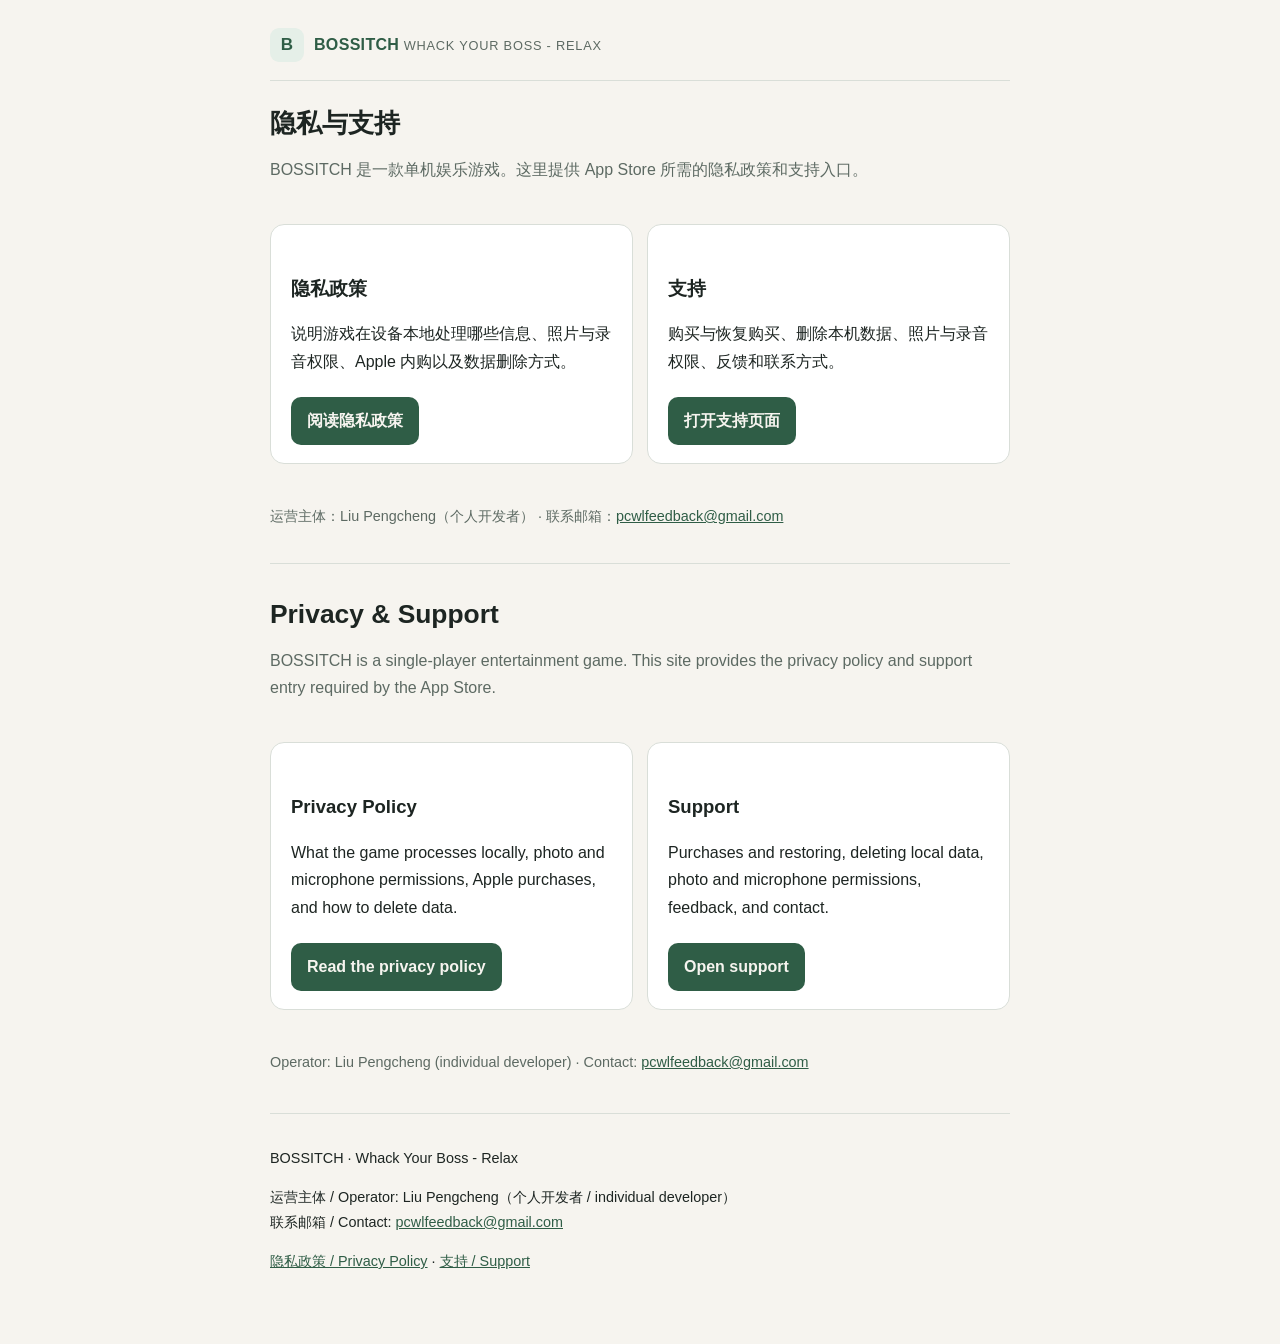
<file: index.html>
<!doctype html>
<html lang="zh-CN">
<head>
  <meta charset="utf-8">
  <meta name="viewport" content="width=device-width, initial-scale=1">
  <title>BOSSITCH · 隐私与支持 / Privacy &amp; Support</title>
  <meta name="description" content="BOSSITCH（Whack Your Boss - Relax）隐私政策与支持页面。">
  <link rel="stylesheet" href="styles.css">
</head>
<body>
<main>
  <header class="site">
    <a class="brand" href="index.html"><span class="brand-mark">B</span> BOSSITCH</a>
    <div class="lang-note">Whack Your Boss - Relax</div>
  </header>

  <section lang="zh-CN">
    <h1>隐私与支持</h1>
    <p class="muted">BOSSITCH 是一款单机娱乐游戏。这里提供 App Store 所需的隐私政策和支持入口。</p>
    <div class="grid">
      <div class="card">
        <h2>隐私政策</h2>
        <p>说明游戏在设备本地处理哪些信息、照片与录音权限、Apple 内购以及数据删除方式。</p>
        <a class="button" href="privacy.html">阅读隐私政策</a>
      </div>
      <div class="card">
        <h2>支持</h2>
        <p>购买与恢复购买、删除本机数据、照片与录音权限、反馈和联系方式。</p>
        <a class="button" href="support.html">打开支持页面</a>
      </div>
    </div>
    <p class="small muted">运营主体：Liu Pengcheng（个人开发者） · 联系邮箱：<a href="mailto:pcwlfeedback@gmail.com">pcwlfeedback@gmail.com</a></p>
  </section>

  <hr>

  <section lang="en">
    <h1>Privacy &amp; Support</h1>
    <p class="muted">BOSSITCH is a single-player entertainment game. This site provides the privacy policy and support entry required by the App Store.</p>
    <div class="grid">
      <div class="card">
        <h2>Privacy Policy</h2>
        <p>What the game processes locally, photo and microphone permissions, Apple purchases, and how to delete data.</p>
        <a class="button" href="privacy.html">Read the privacy policy</a>
      </div>
      <div class="card">
        <h2>Support</h2>
        <p>Purchases and restoring, deleting local data, photo and microphone permissions, feedback, and contact.</p>
        <a class="button" href="support.html">Open support</a>
      </div>
    </div>
    <p class="small muted">Operator: Liu Pengcheng (individual developer) · Contact: <a href="mailto:pcwlfeedback@gmail.com">pcwlfeedback@gmail.com</a></p>
  </section>

  <footer>
    <p>BOSSITCH · Whack Your Boss - Relax</p>
    <p>运营主体 / Operator: Liu Pengcheng（个人开发者 / individual developer）<br>
    联系邮箱 / Contact: <a href="mailto:pcwlfeedback@gmail.com">pcwlfeedback@gmail.com</a></p>
    <p><a href="privacy.html">隐私政策 / Privacy Policy</a> · <a href="support.html">支持 / Support</a></p>
  </footer>
</main>
</body>
</html>
</file>
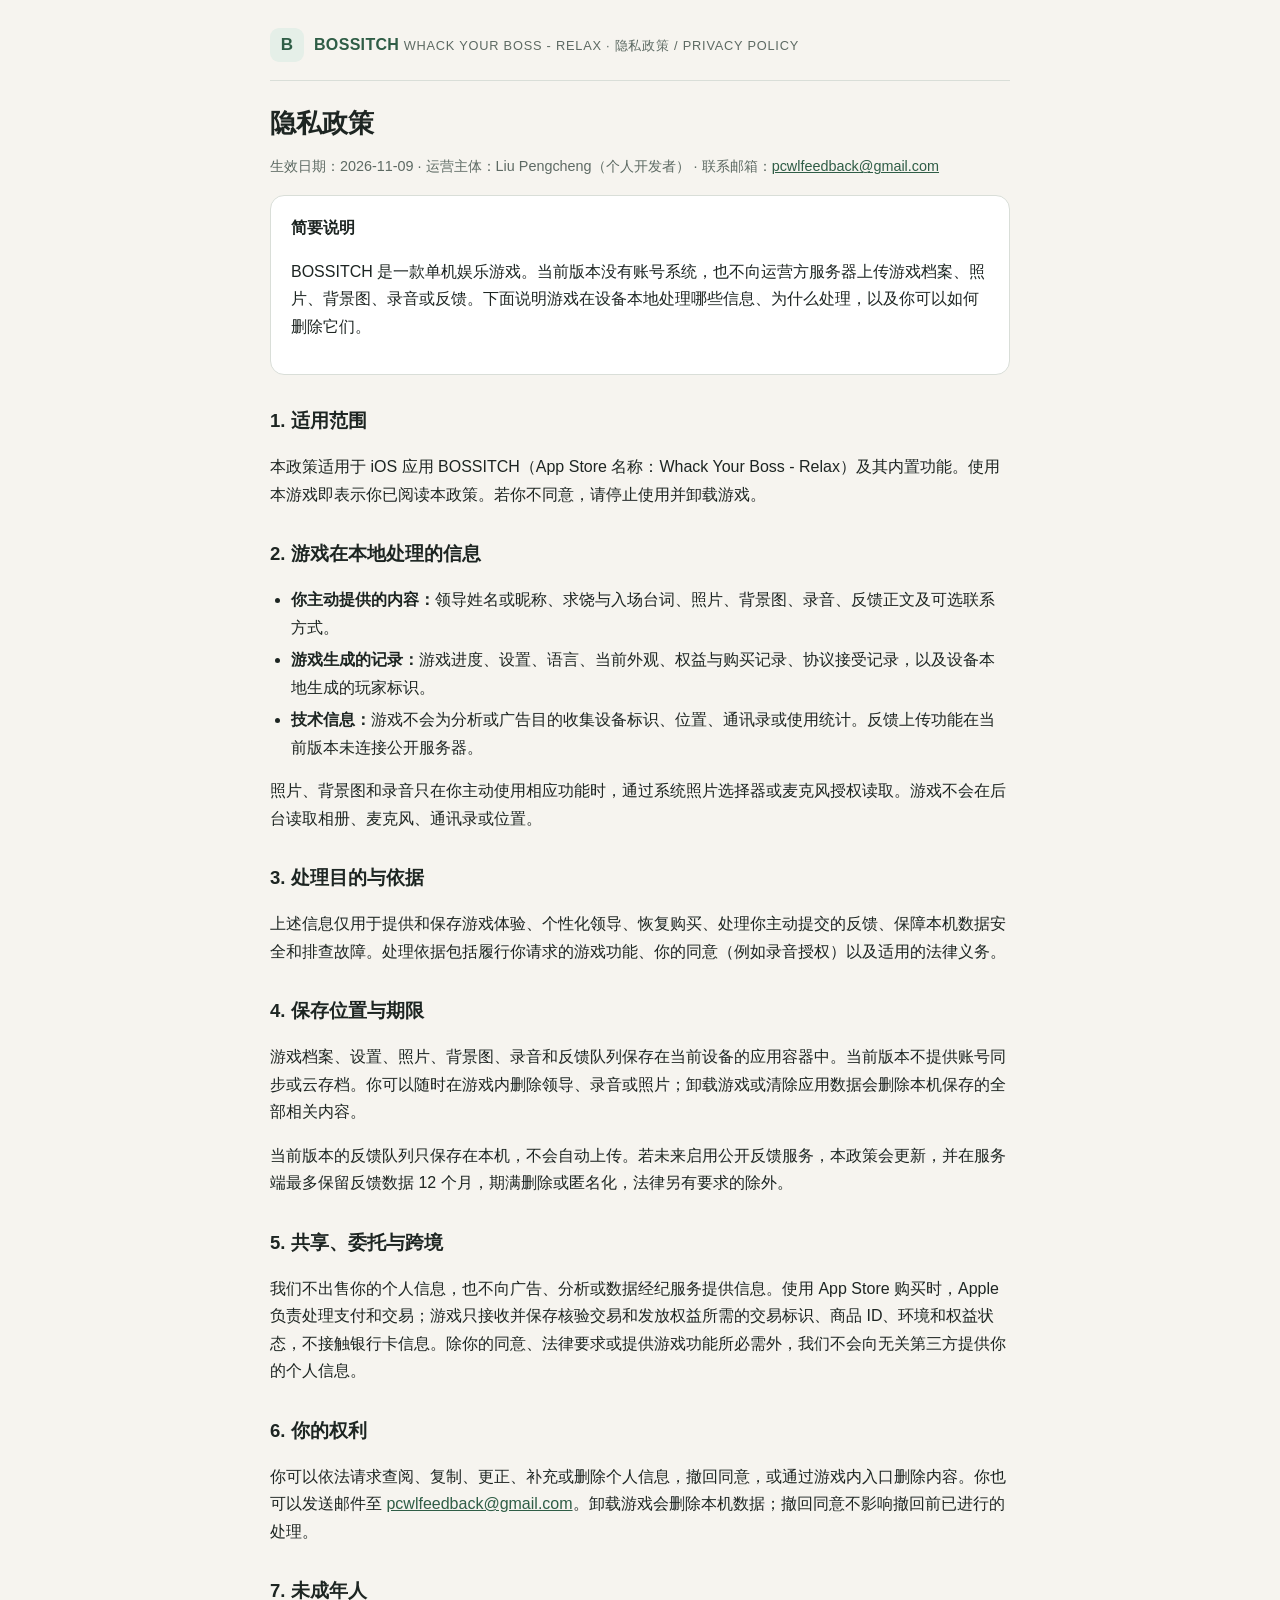
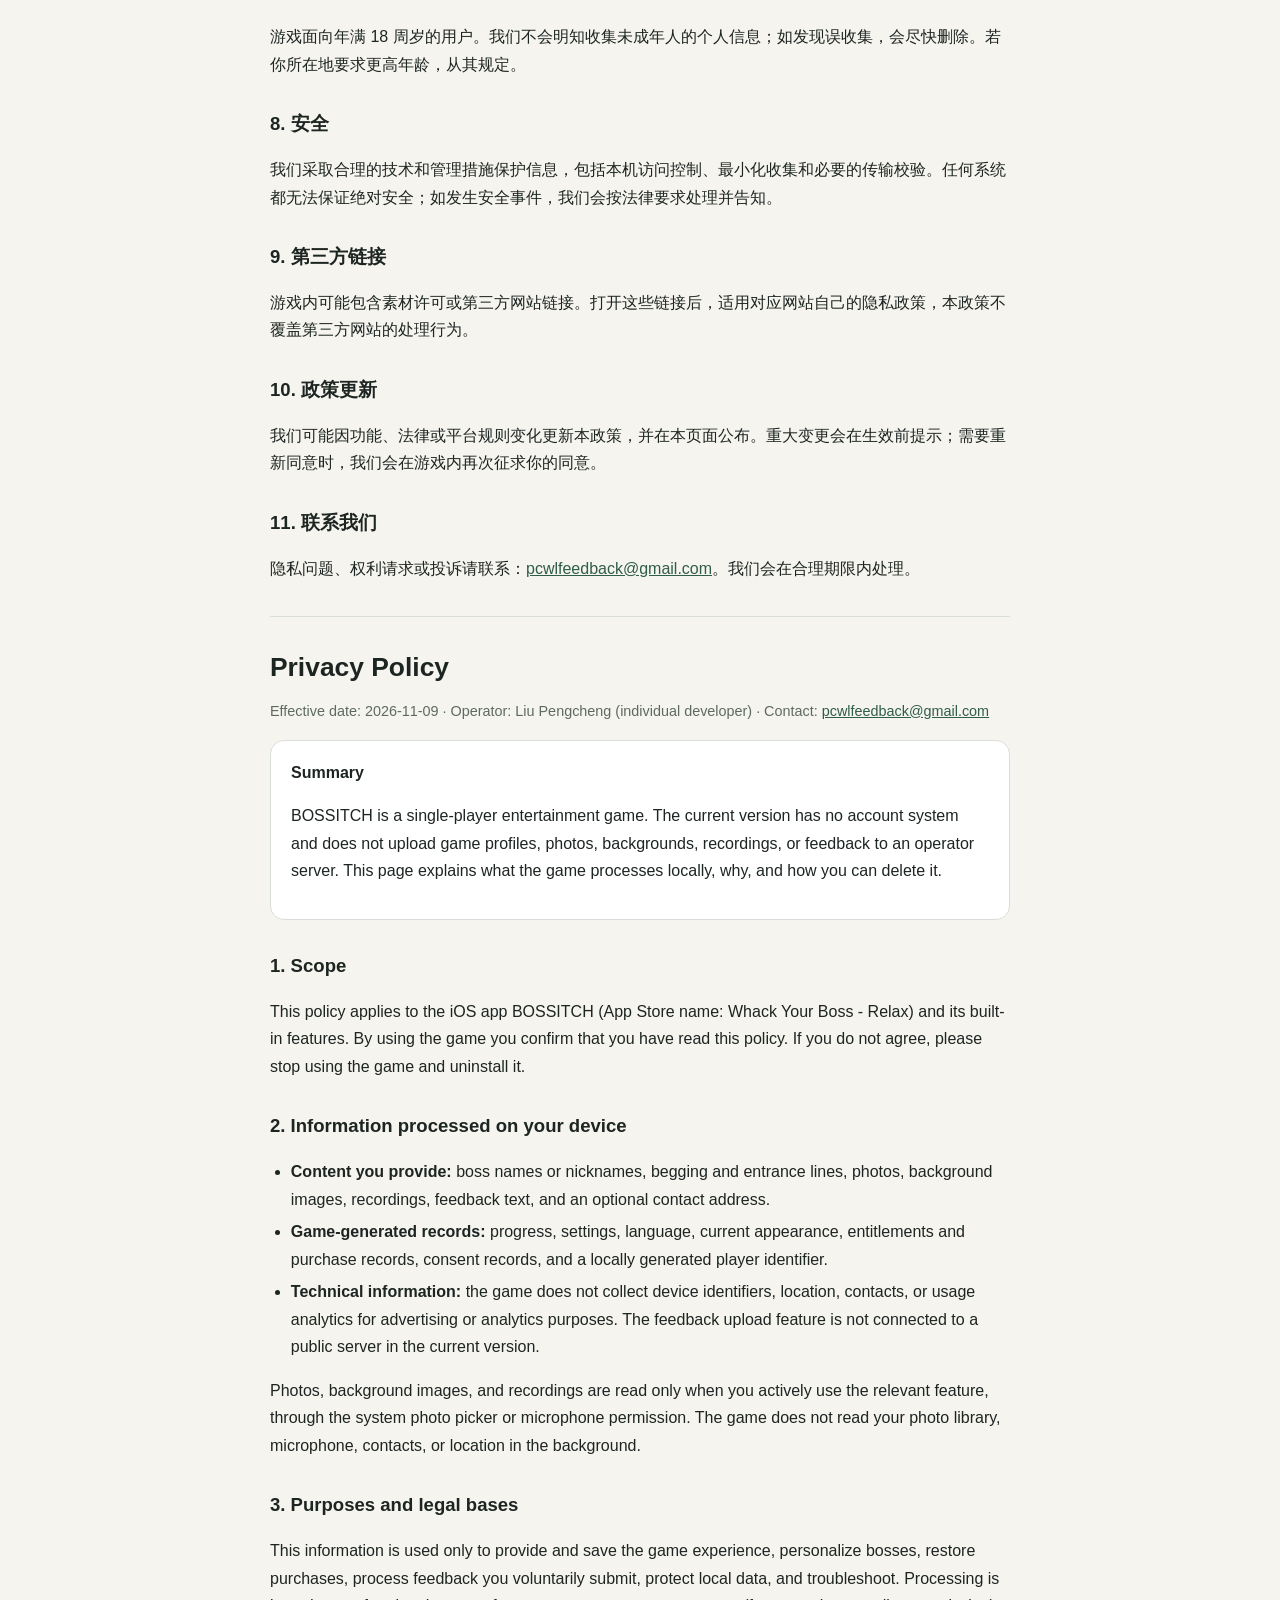
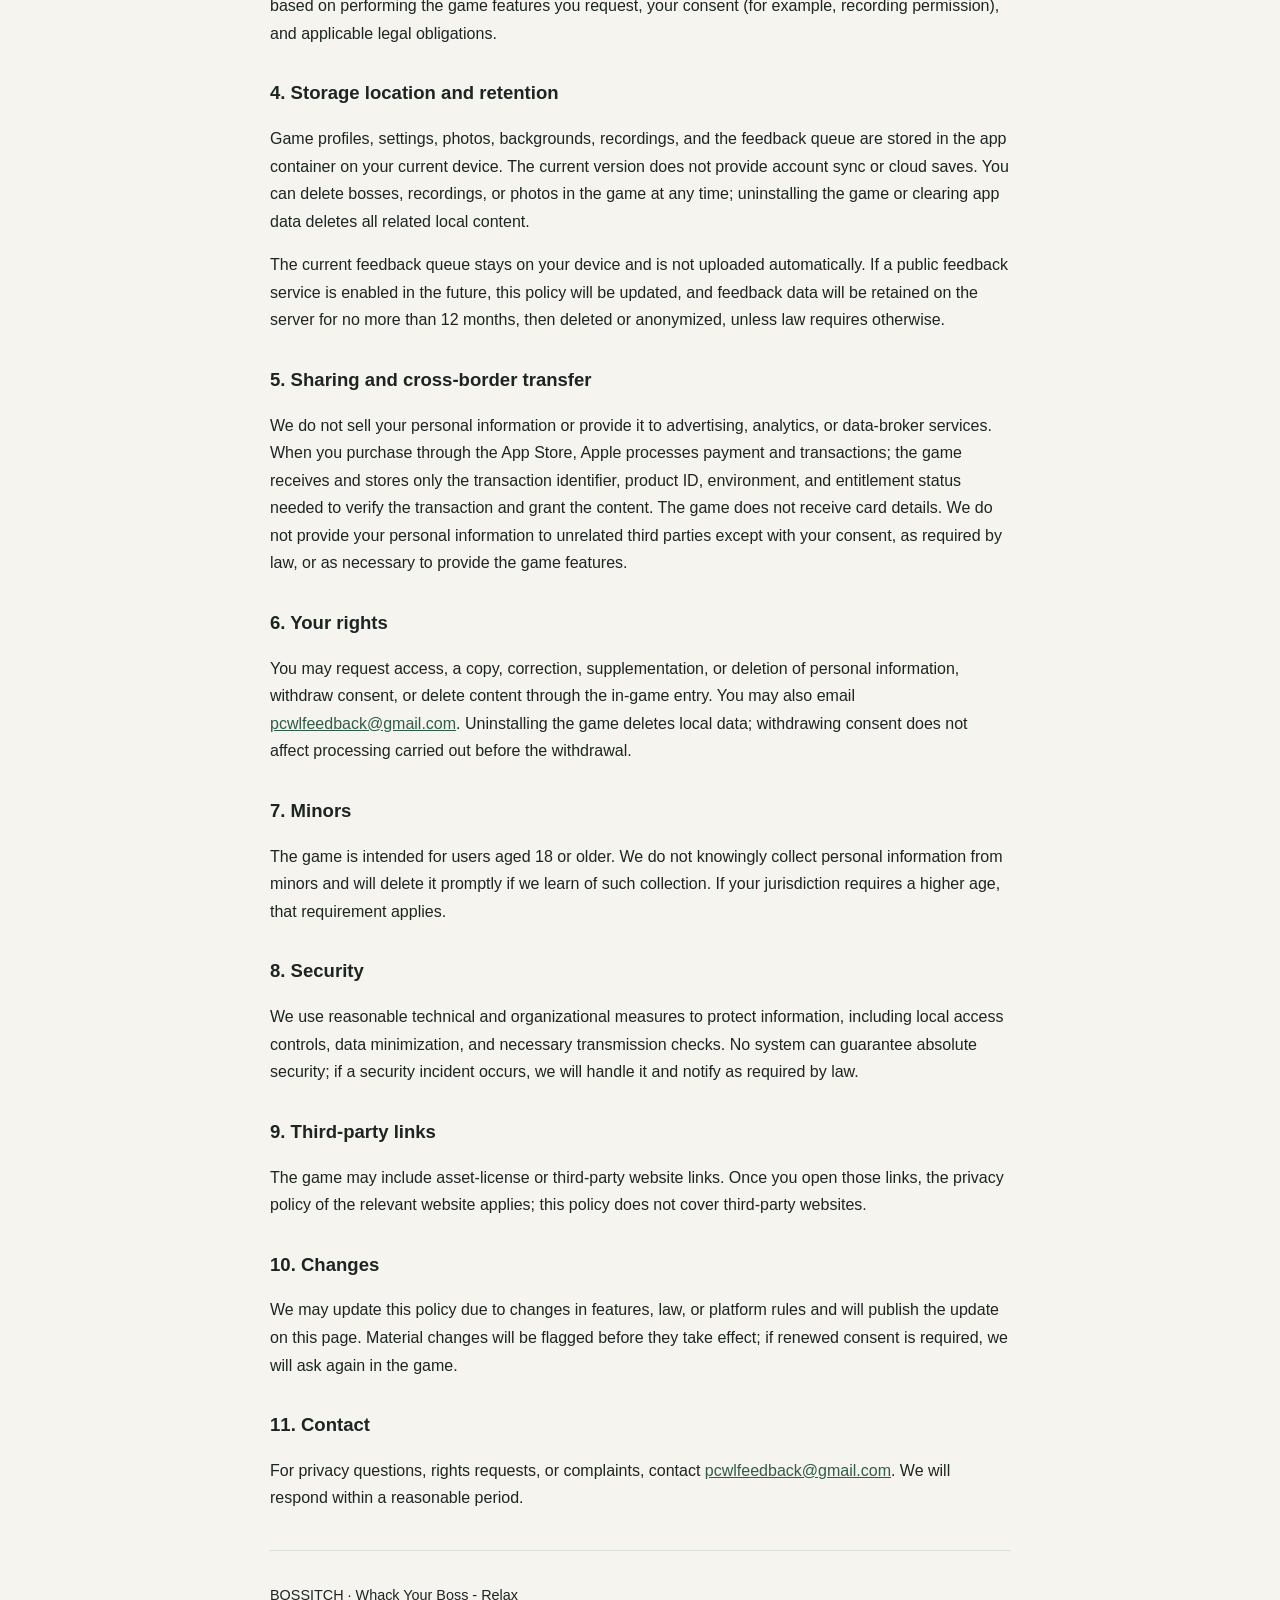
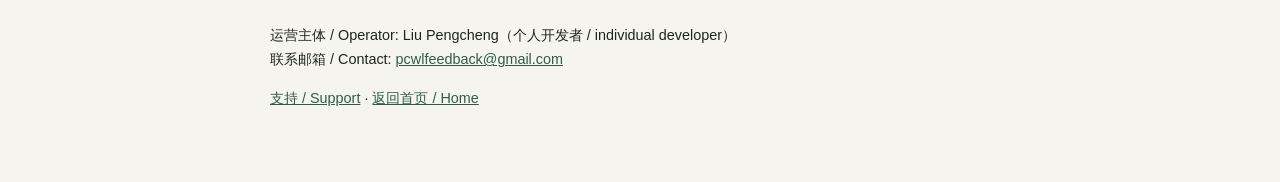
<file: privacy.html>
<!doctype html>
<html lang="zh-CN">
<head>
  <meta charset="utf-8">
  <meta name="viewport" content="width=device-width, initial-scale=1">
  <title>BOSSITCH 隐私政策 / Privacy Policy</title>
  <meta name="description" content="BOSSITCH（Whack Your Boss - Relax）隐私政策，说明本机数据、照片与录音、Apple 内购和联系渠道。">
  <link rel="stylesheet" href="styles.css">
</head>
<body>
<main>
  <header class="site">
    <a class="brand" href="index.html"><span class="brand-mark">B</span> BOSSITCH</a>
    <div class="lang-note">Whack Your Boss - Relax · 隐私政策 / Privacy Policy</div>
  </header>

  <section lang="zh-CN">
    <h1>隐私政策</h1>
    <p class="muted small">生效日期：2026-11-09 · 运营主体：Liu Pengcheng（个人开发者） · 联系邮箱：<a href="mailto:pcwlfeedback@gmail.com">pcwlfeedback@gmail.com</a></p>

    <div class="card">
      <strong>简要说明</strong>
      <p>BOSSITCH 是一款单机娱乐游戏。当前版本没有账号系统，也不向运营方服务器上传游戏档案、照片、背景图、录音或反馈。下面说明游戏在设备本地处理哪些信息、为什么处理，以及你可以如何删除它们。</p>
    </div>

    <h2>1. 适用范围</h2>
    <p>本政策适用于 iOS 应用 BOSSITCH（App Store 名称：Whack Your Boss - Relax）及其内置功能。使用本游戏即表示你已阅读本政策。若你不同意，请停止使用并卸载游戏。</p>

    <h2>2. 游戏在本地处理的信息</h2>
    <ul>
      <li><strong>你主动提供的内容：</strong>领导姓名或昵称、求饶与入场台词、照片、背景图、录音、反馈正文及可选联系方式。</li>
      <li><strong>游戏生成的记录：</strong>游戏进度、设置、语言、当前外观、权益与购买记录、协议接受记录，以及设备本地生成的玩家标识。</li>
      <li><strong>技术信息：</strong>游戏不会为分析或广告目的收集设备标识、位置、通讯录或使用统计。反馈上传功能在当前版本未连接公开服务器。</li>
    </ul>
    <p>照片、背景图和录音只在你主动使用相应功能时，通过系统照片选择器或麦克风授权读取。游戏不会在后台读取相册、麦克风、通讯录或位置。</p>

    <h2>3. 处理目的与依据</h2>
    <p>上述信息仅用于提供和保存游戏体验、个性化领导、恢复购买、处理你主动提交的反馈、保障本机数据安全和排查故障。处理依据包括履行你请求的游戏功能、你的同意（例如录音授权）以及适用的法律义务。</p>

    <h2>4. 保存位置与期限</h2>
    <p>游戏档案、设置、照片、背景图、录音和反馈队列保存在当前设备的应用容器中。当前版本不提供账号同步或云存档。你可以随时在游戏内删除领导、录音或照片；卸载游戏或清除应用数据会删除本机保存的全部相关内容。</p>
    <p>当前版本的反馈队列只保存在本机，不会自动上传。若未来启用公开反馈服务，本政策会更新，并在服务端最多保留反馈数据 12 个月，期满删除或匿名化，法律另有要求的除外。</p>

    <h2>5. 共享、委托与跨境</h2>
    <p>我们不出售你的个人信息，也不向广告、分析或数据经纪服务提供信息。使用 App Store 购买时，Apple 负责处理支付和交易；游戏只接收并保存核验交易和发放权益所需的交易标识、商品 ID、环境和权益状态，不接触银行卡信息。除你的同意、法律要求或提供游戏功能所必需外，我们不会向无关第三方提供你的个人信息。</p>

    <h2>6. 你的权利</h2>
    <p>你可以依法请求查阅、复制、更正、补充或删除个人信息，撤回同意，或通过游戏内入口删除内容。你也可以发送邮件至 <a href="mailto:pcwlfeedback@gmail.com">pcwlfeedback@gmail.com</a>。卸载游戏会删除本机数据；撤回同意不影响撤回前已进行的处理。</p>

    <h2>7. 未成年人</h2>
    <p>游戏面向年满 18 周岁的用户。我们不会明知收集未成年人的个人信息；如发现误收集，会尽快删除。若你所在地要求更高年龄，从其规定。</p>

    <h2>8. 安全</h2>
    <p>我们采取合理的技术和管理措施保护信息，包括本机访问控制、最小化收集和必要的传输校验。任何系统都无法保证绝对安全；如发生安全事件，我们会按法律要求处理并告知。</p>

    <h2>9. 第三方链接</h2>
    <p>游戏内可能包含素材许可或第三方网站链接。打开这些链接后，适用对应网站自己的隐私政策，本政策不覆盖第三方网站的处理行为。</p>

    <h2>10. 政策更新</h2>
    <p>我们可能因功能、法律或平台规则变化更新本政策，并在本页面公布。重大变更会在生效前提示；需要重新同意时，我们会在游戏内再次征求你的同意。</p>

    <h2>11. 联系我们</h2>
    <p>隐私问题、权利请求或投诉请联系：<a href="mailto:pcwlfeedback@gmail.com">pcwlfeedback@gmail.com</a>。我们会在合理期限内处理。</p>
  </section>

  <hr>

  <section lang="en">
    <h1>Privacy Policy</h1>
    <p class="muted small">Effective date: 2026-11-09 · Operator: Liu Pengcheng (individual developer) · Contact: <a href="mailto:pcwlfeedback@gmail.com">pcwlfeedback@gmail.com</a></p>

    <div class="card">
      <strong>Summary</strong>
      <p>BOSSITCH is a single-player entertainment game. The current version has no account system and does not upload game profiles, photos, backgrounds, recordings, or feedback to an operator server. This page explains what the game processes locally, why, and how you can delete it.</p>
    </div>

    <h2>1. Scope</h2>
    <p>This policy applies to the iOS app BOSSITCH (App Store name: Whack Your Boss - Relax) and its built-in features. By using the game you confirm that you have read this policy. If you do not agree, please stop using the game and uninstall it.</p>

    <h2>2. Information processed on your device</h2>
    <ul>
      <li><strong>Content you provide:</strong> boss names or nicknames, begging and entrance lines, photos, background images, recordings, feedback text, and an optional contact address.</li>
      <li><strong>Game-generated records:</strong> progress, settings, language, current appearance, entitlements and purchase records, consent records, and a locally generated player identifier.</li>
      <li><strong>Technical information:</strong> the game does not collect device identifiers, location, contacts, or usage analytics for advertising or analytics purposes. The feedback upload feature is not connected to a public server in the current version.</li>
    </ul>
    <p>Photos, background images, and recordings are read only when you actively use the relevant feature, through the system photo picker or microphone permission. The game does not read your photo library, microphone, contacts, or location in the background.</p>

    <h2>3. Purposes and legal bases</h2>
    <p>This information is used only to provide and save the game experience, personalize bosses, restore purchases, process feedback you voluntarily submit, protect local data, and troubleshoot. Processing is based on performing the game features you request, your consent (for example, recording permission), and applicable legal obligations.</p>

    <h2>4. Storage location and retention</h2>
    <p>Game profiles, settings, photos, backgrounds, recordings, and the feedback queue are stored in the app container on your current device. The current version does not provide account sync or cloud saves. You can delete bosses, recordings, or photos in the game at any time; uninstalling the game or clearing app data deletes all related local content.</p>
    <p>The current feedback queue stays on your device and is not uploaded automatically. If a public feedback service is enabled in the future, this policy will be updated, and feedback data will be retained on the server for no more than 12 months, then deleted or anonymized, unless law requires otherwise.</p>

    <h2>5. Sharing and cross-border transfer</h2>
    <p>We do not sell your personal information or provide it to advertising, analytics, or data-broker services. When you purchase through the App Store, Apple processes payment and transactions; the game receives and stores only the transaction identifier, product ID, environment, and entitlement status needed to verify the transaction and grant the content. The game does not receive card details. We do not provide your personal information to unrelated third parties except with your consent, as required by law, or as necessary to provide the game features.</p>

    <h2>6. Your rights</h2>
    <p>You may request access, a copy, correction, supplementation, or deletion of personal information, withdraw consent, or delete content through the in-game entry. You may also email <a href="mailto:pcwlfeedback@gmail.com">pcwlfeedback@gmail.com</a>. Uninstalling the game deletes local data; withdrawing consent does not affect processing carried out before the withdrawal.</p>

    <h2>7. Minors</h2>
    <p>The game is intended for users aged 18 or older. We do not knowingly collect personal information from minors and will delete it promptly if we learn of such collection. If your jurisdiction requires a higher age, that requirement applies.</p>

    <h2>8. Security</h2>
    <p>We use reasonable technical and organizational measures to protect information, including local access controls, data minimization, and necessary transmission checks. No system can guarantee absolute security; if a security incident occurs, we will handle it and notify as required by law.</p>

    <h2>9. Third-party links</h2>
    <p>The game may include asset-license or third-party website links. Once you open those links, the privacy policy of the relevant website applies; this policy does not cover third-party websites.</p>

    <h2>10. Changes</h2>
    <p>We may update this policy due to changes in features, law, or platform rules and will publish the update on this page. Material changes will be flagged before they take effect; if renewed consent is required, we will ask again in the game.</p>

    <h2>11. Contact</h2>
    <p>For privacy questions, rights requests, or complaints, contact <a href="mailto:pcwlfeedback@gmail.com">pcwlfeedback@gmail.com</a>. We will respond within a reasonable period.</p>
  </section>

  <footer>
    <p>BOSSITCH · Whack Your Boss - Relax</p>
    <p>运营主体 / Operator: Liu Pengcheng（个人开发者 / individual developer）<br>
    联系邮箱 / Contact: <a href="mailto:pcwlfeedback@gmail.com">pcwlfeedback@gmail.com</a></p>
    <p><a href="support.html">支持 / Support</a> · <a href="index.html">返回首页 / Home</a></p>
  </footer>
</main>
</body>
</html>
</file>
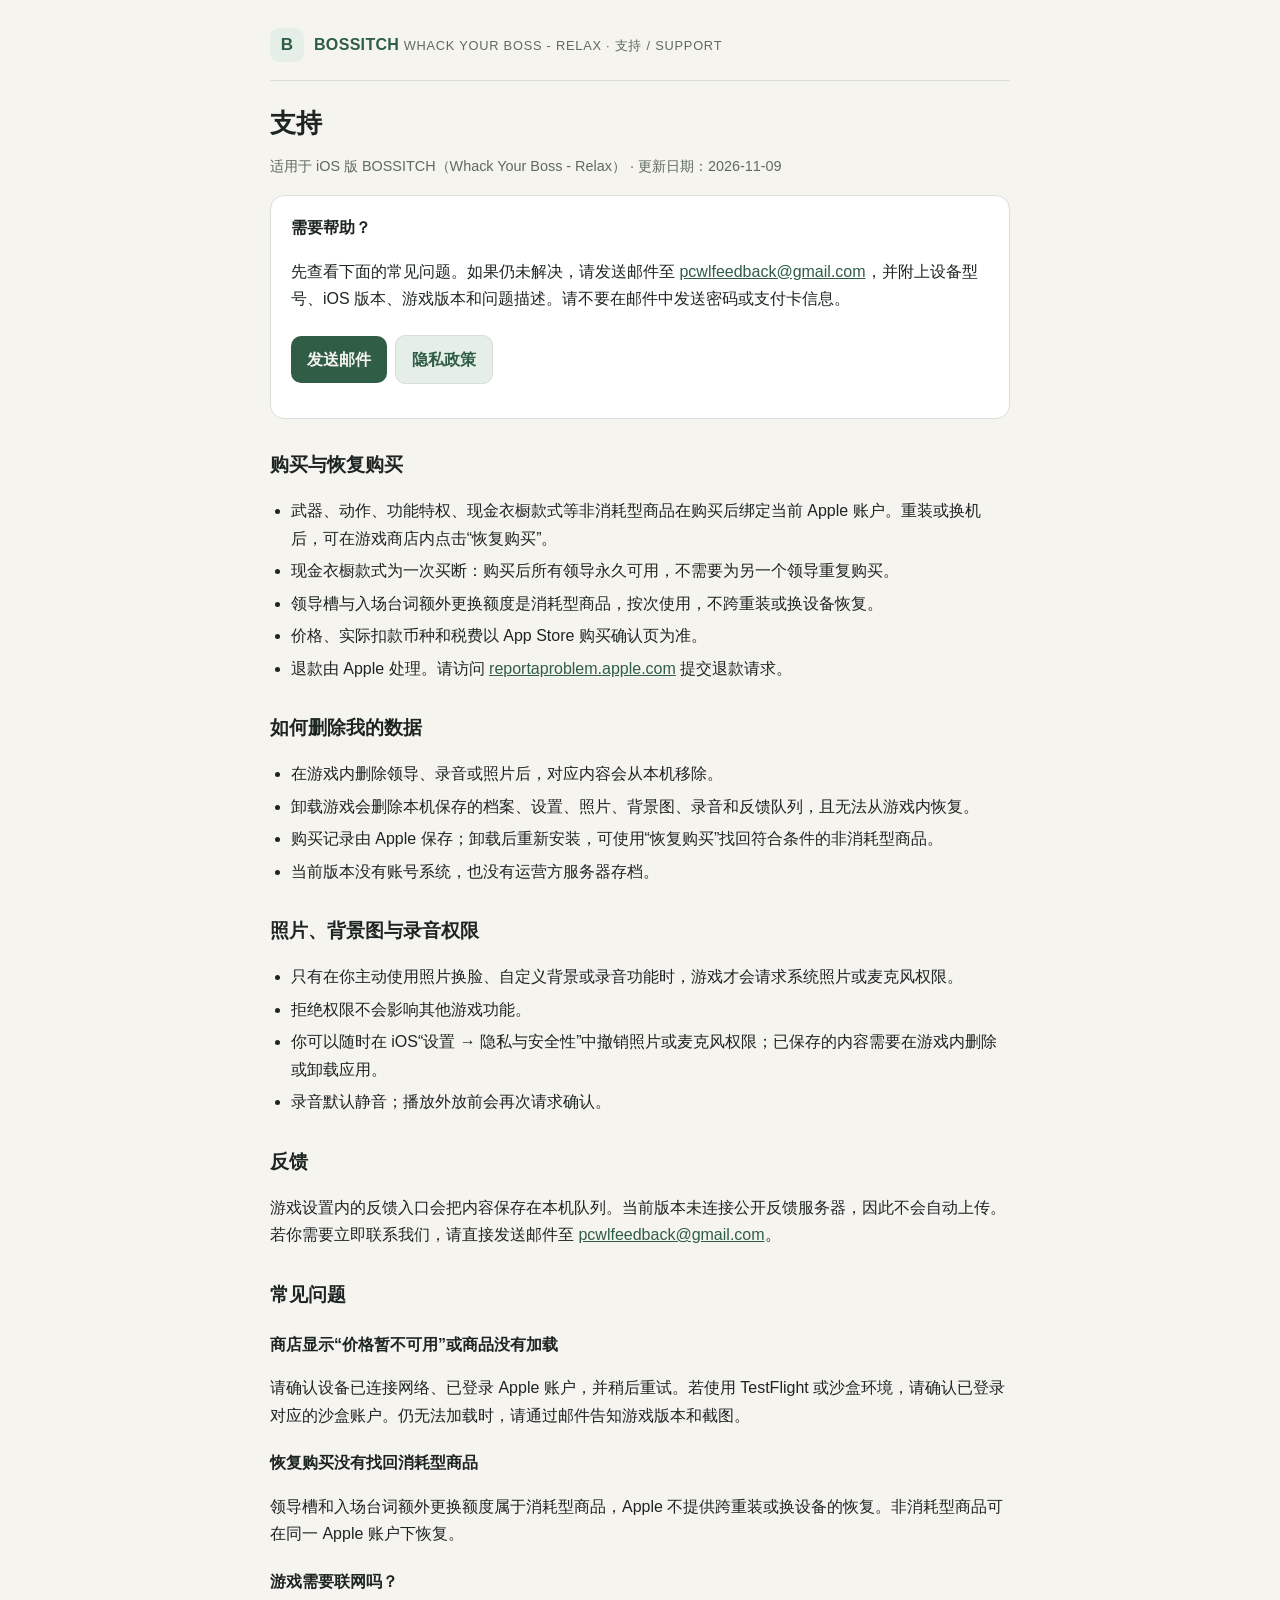
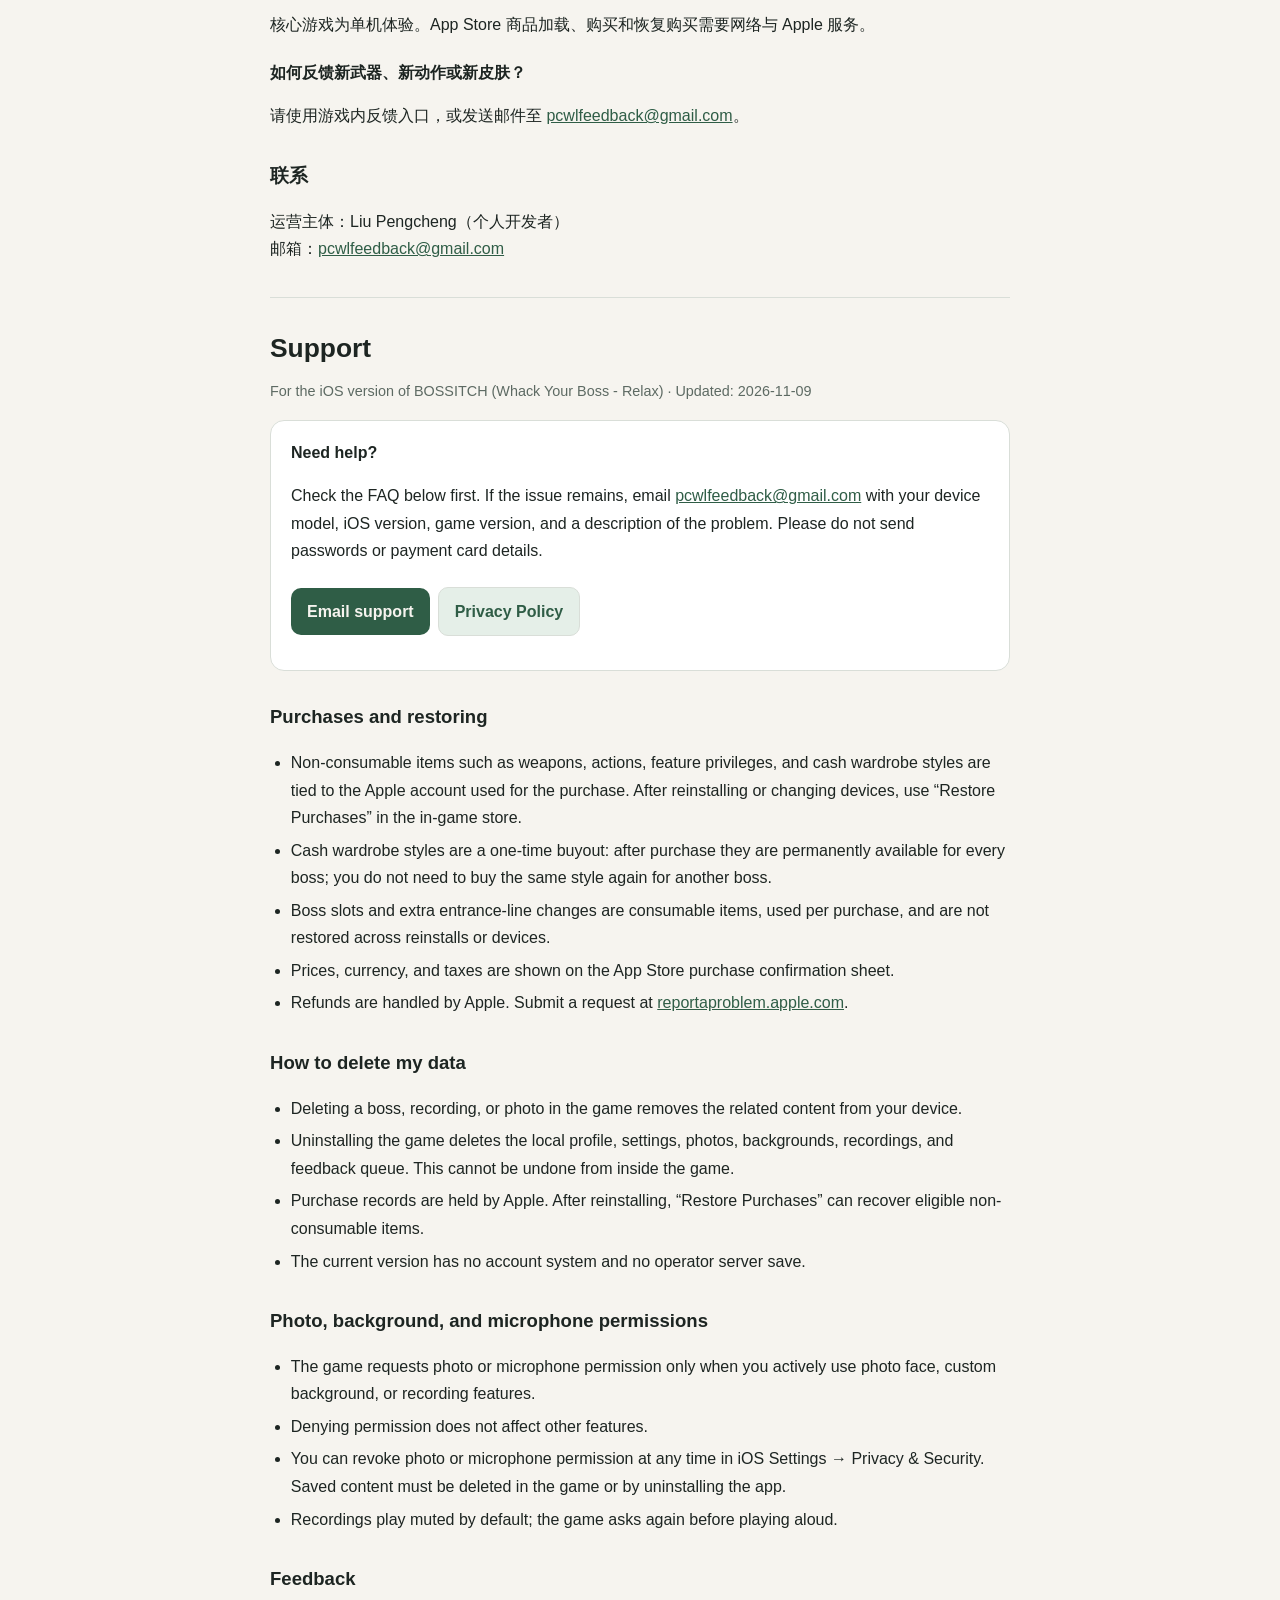
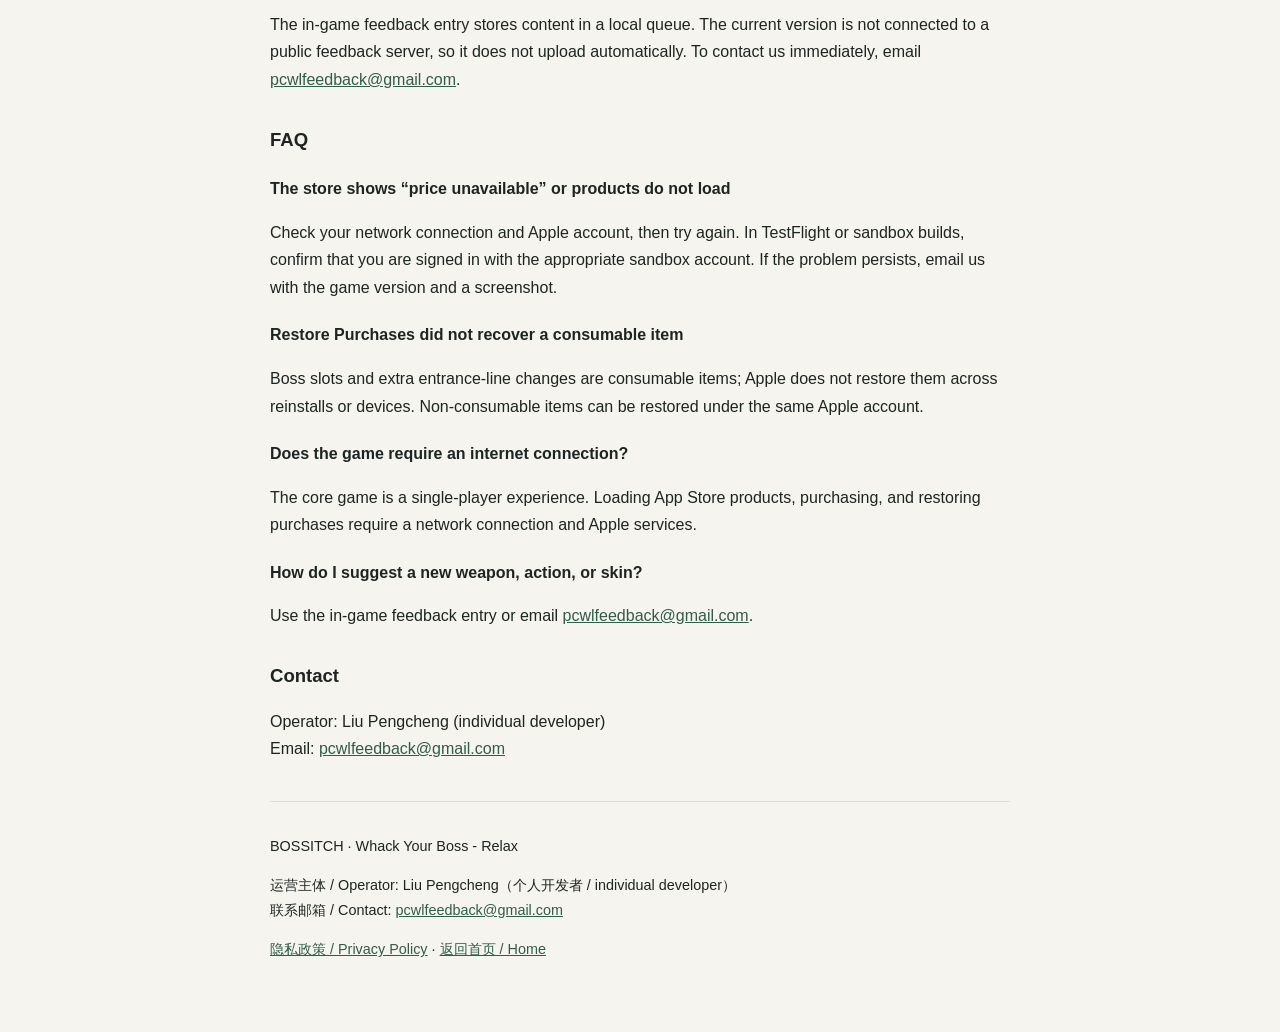
<file: support.html>
<!doctype html>
<html lang="zh-CN">
<head>
  <meta charset="utf-8">
  <meta name="viewport" content="width=device-width, initial-scale=1">
  <title>BOSSITCH 支持 / Support</title>
  <meta name="description" content="BOSSITCH（Whack Your Boss - Relax）支持页面：购买与恢复、删除数据、照片与录音权限、反馈与联系方式。">
  <link rel="stylesheet" href="styles.css">
</head>
<body>
<main>
  <header class="site">
    <a class="brand" href="index.html"><span class="brand-mark">B</span> BOSSITCH</a>
    <div class="lang-note">Whack Your Boss - Relax · 支持 / Support</div>
  </header>

  <section lang="zh-CN">
    <h1>支持</h1>
    <p class="muted small">适用于 iOS 版 BOSSITCH（Whack Your Boss - Relax） · 更新日期：2026-11-09</p>

    <div class="card">
      <strong>需要帮助？</strong>
      <p>先查看下面的常见问题。如果仍未解决，请发送邮件至 <a href="mailto:pcwlfeedback@gmail.com">pcwlfeedback@gmail.com</a>，并附上设备型号、iOS 版本、游戏版本和问题描述。请不要在邮件中发送密码或支付卡信息。</p>
      <p><a class="button" href="mailto:pcwlfeedback@gmail.com?subject=BOSSITCH%20Support">发送邮件</a><a class="button secondary" href="privacy.html">隐私政策</a></p>
    </div>

    <h2>购买与恢复购买</h2>
    <ul>
      <li>武器、动作、功能特权、现金衣橱款式等非消耗型商品在购买后绑定当前 Apple 账户。重装或换机后，可在游戏商店内点击“恢复购买”。</li>
      <li>现金衣橱款式为一次买断：购买后所有领导永久可用，不需要为另一个领导重复购买。</li>
      <li>领导槽与入场台词额外更换额度是消耗型商品，按次使用，不跨重装或换设备恢复。</li>
      <li>价格、实际扣款币种和税费以 App Store 购买确认页为准。</li>
      <li>退款由 Apple 处理。请访问 <a href="https://reportaproblem.apple.com" rel="noopener">reportaproblem.apple.com</a> 提交退款请求。</li>
    </ul>

    <h2>如何删除我的数据</h2>
    <ul>
      <li>在游戏内删除领导、录音或照片后，对应内容会从本机移除。</li>
      <li>卸载游戏会删除本机保存的档案、设置、照片、背景图、录音和反馈队列，且无法从游戏内恢复。</li>
      <li>购买记录由 Apple 保存；卸载后重新安装，可使用“恢复购买”找回符合条件的非消耗型商品。</li>
      <li>当前版本没有账号系统，也没有运营方服务器存档。</li>
    </ul>

    <h2>照片、背景图与录音权限</h2>
    <ul>
      <li>只有在你主动使用照片换脸、自定义背景或录音功能时，游戏才会请求系统照片或麦克风权限。</li>
      <li>拒绝权限不会影响其他游戏功能。</li>
      <li>你可以随时在 iOS“设置 → 隐私与安全性”中撤销照片或麦克风权限；已保存的内容需要在游戏内删除或卸载应用。</li>
      <li>录音默认静音；播放外放前会再次请求确认。</li>
    </ul>

    <h2>反馈</h2>
    <p>游戏设置内的反馈入口会把内容保存在本机队列。当前版本未连接公开反馈服务器，因此不会自动上传。若你需要立即联系我们，请直接发送邮件至 <a href="mailto:pcwlfeedback@gmail.com">pcwlfeedback@gmail.com</a>。</p>

    <h2>常见问题</h2>
    <h3>商店显示“价格暂不可用”或商品没有加载</h3>
    <p>请确认设备已连接网络、已登录 Apple 账户，并稍后重试。若使用 TestFlight 或沙盒环境，请确认已登录对应的沙盒账户。仍无法加载时，请通过邮件告知游戏版本和截图。</p>
    <h3>恢复购买没有找回消耗型商品</h3>
    <p>领导槽和入场台词额外更换额度属于消耗型商品，Apple 不提供跨重装或换设备的恢复。非消耗型商品可在同一 Apple 账户下恢复。</p>
    <h3>游戏需要联网吗？</h3>
    <p>核心游戏为单机体验。App Store 商品加载、购买和恢复购买需要网络与 Apple 服务。</p>
    <h3>如何反馈新武器、新动作或新皮肤？</h3>
    <p>请使用游戏内反馈入口，或发送邮件至 <a href="mailto:pcwlfeedback@gmail.com">pcwlfeedback@gmail.com</a>。</p>

    <h2>联系</h2>
    <p>运营主体：Liu Pengcheng（个人开发者）<br>
    邮箱：<a href="mailto:pcwlfeedback@gmail.com">pcwlfeedback@gmail.com</a></p>
  </section>

  <hr>

  <section lang="en">
    <h1>Support</h1>
    <p class="muted small">For the iOS version of BOSSITCH (Whack Your Boss - Relax) · Updated: 2026-11-09</p>

    <div class="card">
      <strong>Need help?</strong>
      <p>Check the FAQ below first. If the issue remains, email <a href="mailto:pcwlfeedback@gmail.com">pcwlfeedback@gmail.com</a> with your device model, iOS version, game version, and a description of the problem. Please do not send passwords or payment card details.</p>
      <p><a class="button" href="mailto:pcwlfeedback@gmail.com?subject=BOSSITCH%20Support">Email support</a><a class="button secondary" href="privacy.html">Privacy Policy</a></p>
    </div>

    <h2>Purchases and restoring</h2>
    <ul>
      <li>Non-consumable items such as weapons, actions, feature privileges, and cash wardrobe styles are tied to the Apple account used for the purchase. After reinstalling or changing devices, use “Restore Purchases” in the in-game store.</li>
      <li>Cash wardrobe styles are a one-time buyout: after purchase they are permanently available for every boss; you do not need to buy the same style again for another boss.</li>
      <li>Boss slots and extra entrance-line changes are consumable items, used per purchase, and are not restored across reinstalls or devices.</li>
      <li>Prices, currency, and taxes are shown on the App Store purchase confirmation sheet.</li>
      <li>Refunds are handled by Apple. Submit a request at <a href="https://reportaproblem.apple.com" rel="noopener">reportaproblem.apple.com</a>.</li>
    </ul>

    <h2>How to delete my data</h2>
    <ul>
      <li>Deleting a boss, recording, or photo in the game removes the related content from your device.</li>
      <li>Uninstalling the game deletes the local profile, settings, photos, backgrounds, recordings, and feedback queue. This cannot be undone from inside the game.</li>
      <li>Purchase records are held by Apple. After reinstalling, “Restore Purchases” can recover eligible non-consumable items.</li>
      <li>The current version has no account system and no operator server save.</li>
    </ul>

    <h2>Photo, background, and microphone permissions</h2>
    <ul>
      <li>The game requests photo or microphone permission only when you actively use photo face, custom background, or recording features.</li>
      <li>Denying permission does not affect other features.</li>
      <li>You can revoke photo or microphone permission at any time in iOS Settings → Privacy &amp; Security. Saved content must be deleted in the game or by uninstalling the app.</li>
      <li>Recordings play muted by default; the game asks again before playing aloud.</li>
    </ul>

    <h2>Feedback</h2>
    <p>The in-game feedback entry stores content in a local queue. The current version is not connected to a public feedback server, so it does not upload automatically. To contact us immediately, email <a href="mailto:pcwlfeedback@gmail.com">pcwlfeedback@gmail.com</a>.</p>

    <h2>FAQ</h2>
    <h3>The store shows “price unavailable” or products do not load</h3>
    <p>Check your network connection and Apple account, then try again. In TestFlight or sandbox builds, confirm that you are signed in with the appropriate sandbox account. If the problem persists, email us with the game version and a screenshot.</p>
    <h3>Restore Purchases did not recover a consumable item</h3>
    <p>Boss slots and extra entrance-line changes are consumable items; Apple does not restore them across reinstalls or devices. Non-consumable items can be restored under the same Apple account.</p>
    <h3>Does the game require an internet connection?</h3>
    <p>The core game is a single-player experience. Loading App Store products, purchasing, and restoring purchases require a network connection and Apple services.</p>
    <h3>How do I suggest a new weapon, action, or skin?</h3>
    <p>Use the in-game feedback entry or email <a href="mailto:pcwlfeedback@gmail.com">pcwlfeedback@gmail.com</a>.</p>

    <h2>Contact</h2>
    <p>Operator: Liu Pengcheng (individual developer)<br>
    Email: <a href="mailto:pcwlfeedback@gmail.com">pcwlfeedback@gmail.com</a></p>
  </section>

  <footer>
    <p>BOSSITCH · Whack Your Boss - Relax</p>
    <p>运营主体 / Operator: Liu Pengcheng（个人开发者 / individual developer）<br>
    联系邮箱 / Contact: <a href="mailto:pcwlfeedback@gmail.com">pcwlfeedback@gmail.com</a></p>
    <p><a href="privacy.html">隐私政策 / Privacy Policy</a> · <a href="index.html">返回首页 / Home</a></p>
  </footer>
</main>
</body>
</html>
</file>
<file: styles.css>
:root {
  color-scheme: light dark;
  --bg: #f6f4ef;
  --paper: #ffffff;
  --ink: #1d2522;
  --muted: #5d6a63;
  --line: #d9ded8;
  --accent: #2f5d46;
  --accent-soft: #e5efe8;
}
@media (prefers-color-scheme: dark) {
  :root {
    --bg: #151a18;
    --paper: #1e2522;
    --ink: #eef2ee;
    --muted: #a8b4ad;
    --line: #344039;
    --accent: #9fd3b4;
    --accent-soft: #24352b;
  }
}
* { box-sizing: border-box; }
html { -webkit-text-size-adjust: 100%; }
body {
  margin: 0;
  background: var(--bg);
  color: var(--ink);
  font-family: -apple-system, BlinkMacSystemFont, "Segoe UI", "PingFang SC",
    "Hiragino Sans GB", "Microsoft YaHei", Roboto, Helvetica, Arial, sans-serif;
  line-height: 1.72;
  font-size: 16px;
}
main {
  max-width: 780px;
  margin: 0 auto;
  padding: 28px 20px 56px;
}
header.site {
  border-bottom: 1px solid var(--line);
  padding-bottom: 18px;
  margin-bottom: 26px;
}
.brand {
  display: inline-flex;
  align-items: center;
  gap: 10px;
  color: var(--accent);
  font-weight: 700;
  letter-spacing: .02em;
  text-decoration: none;
}
.brand-mark {
  width: 34px;
  height: 34px;
  border-radius: 9px;
  background: var(--accent-soft);
  display: inline-grid;
  place-items: center;
  font-size: 17px;
}
h1 { font-size: 1.65rem; line-height: 1.25; margin: 0 0 8px; }
h2 { font-size: 1.16rem; margin: 30px 0 8px; }
h3 { font-size: 1rem; margin: 20px 0 6px; }
p, li { color: var(--ink); }
.muted { color: var(--muted); }
.small { font-size: .9rem; }
.card {
  background: var(--paper);
  border: 1px solid var(--line);
  border-radius: 14px;
  padding: 18px 20px;
  margin: 16px 0;
}
.grid {
  display: grid;
  gap: 14px;
  grid-template-columns: repeat(auto-fit, minmax(240px, 1fr));
  margin: 24px 0;
}
a { color: var(--accent); }
.button {
  display: inline-block;
  padding: 10px 16px;
  border-radius: 10px;
  background: var(--accent);
  color: var(--bg);
  font-weight: 600;
  text-decoration: none;
  margin: 6px 8px 0 0;
}
.button.secondary {
  background: var(--accent-soft);
  color: var(--accent);
  border: 1px solid var(--line);
}
ul, ol { padding-left: 1.3em; }
li { margin: 5px 0; }
hr { border: 0; border-top: 1px solid var(--line); margin: 34px 0; }
footer {
  border-top: 1px solid var(--line);
  margin-top: 38px;
  padding-top: 18px;
  color: var(--muted);
  font-size: .9rem;
}
.lang-note {
  display: inline-block;
  font-size: .8rem;
  letter-spacing: .06em;
  text-transform: uppercase;
  color: var(--muted);
  margin-top: 6px;
}
table { width: 100%; border-collapse: collapse; margin: 12px 0; }
th, td { text-align: left; border-bottom: 1px solid var(--line); padding: 8px 6px; vertical-align: top; }
th { color: var(--muted); font-weight: 600; }
code { font-size: .92em; }
</file>
